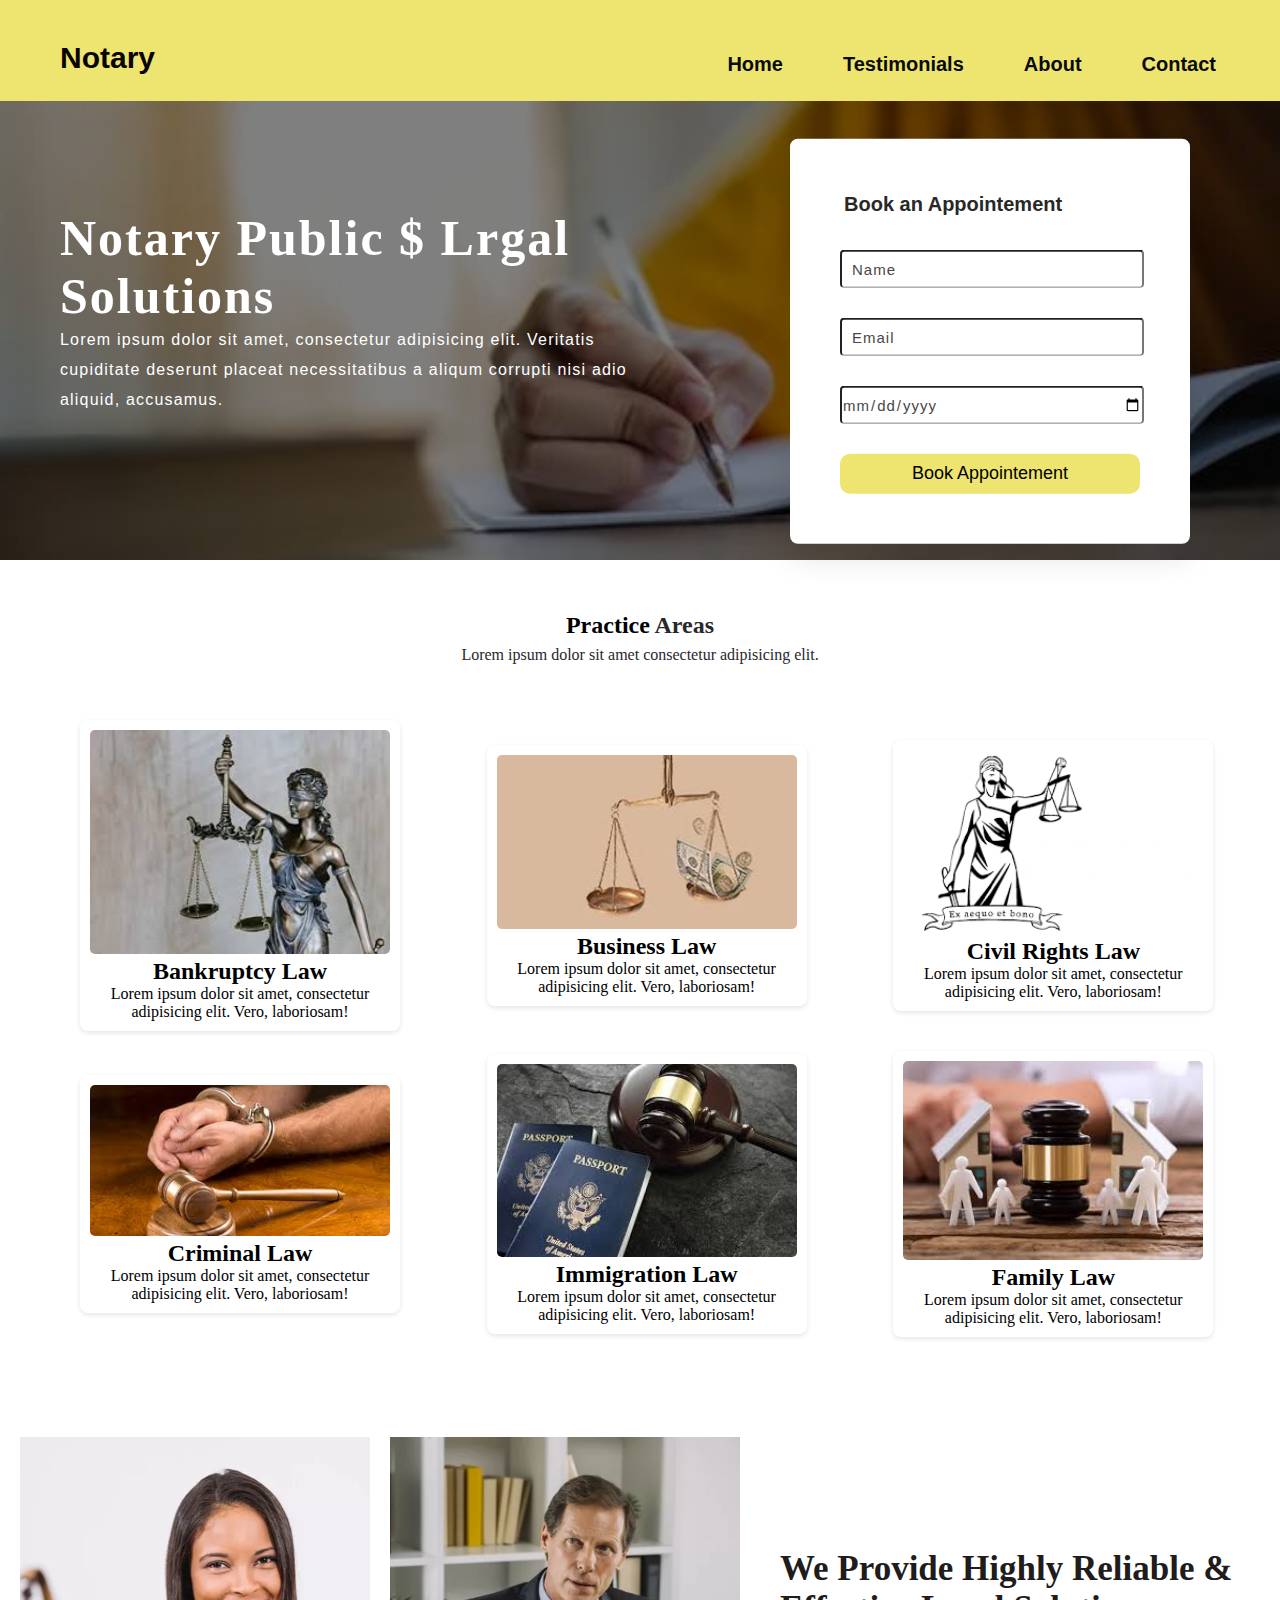
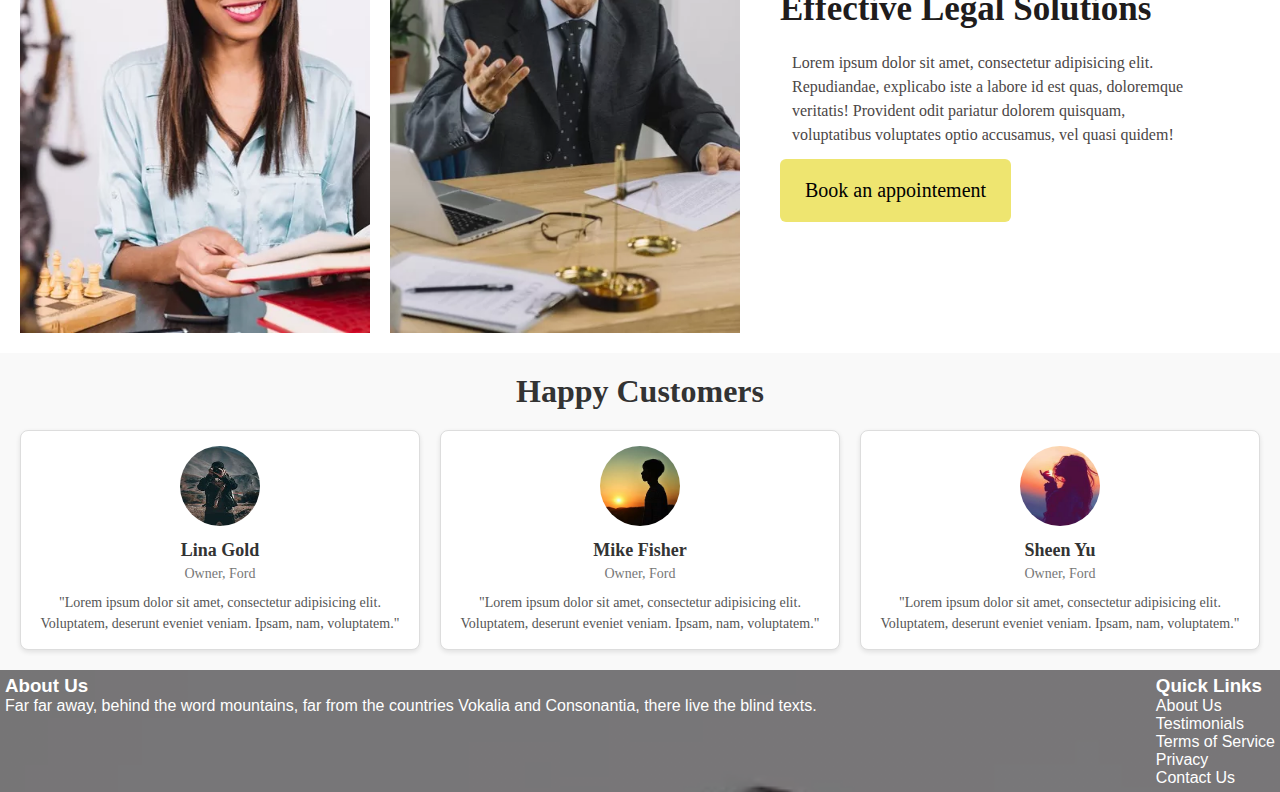
<file: index.html>
<!DOCTYPE html>
<html lang="en">
<head>
    <title>Webpage Design</title>
    <link rel="stylesheet" href="style.css">
</head>
<body>

    <div class="main">
        <div class="navbar">
            <div class="icon">
                <h2 class="logo">Notary</h2>
            </div>

            <div class="menu">
                <ul>
                    <li><a href="index.html">Home</a></li>
                    <li><a href="testimoniall.html">Testimonials</a></li>
                    <li><a href="about.html">About</a></li>
                    <li><a href="contact.html">Contact</a></li>
                </ul>
            </div>

            <!-- <div class="search">
                <input class="srch" type="search" name="" placeholder="Type To text">
                <a href="#"> <button class="btn">Search</button></a>
            </div> -->

        </div> 
        <div class="content">
            <h1>Notary Public $ Lrgal <br> Solutions</h1>
            <p class="par">Lorem ipsum dolor sit amet, consectetur adipisicing elit. Veritatis<br> cupiditate deserunt placeat necessitatibus a aliqum corrupti nisi adio<br> aliquid, accusamus.</p>

                <!-- <button class="cn"><a href="#">JOIN US</a></button> -->

                <div class="form">
                    <h2>Book an Appointement</h2>
                    <input type="text" name="name" placeholder="Name">
                    <input type="email" name="email" placeholder="Email">
                    <input type="date" name="" placeholder="Select Date">
                    <button class="btnn"><a href="#">Book Appointement</a></button>

                    <!-- <div class="icons">
                        <a href="#"><ion-icon name="logo-facebook"></ion-icon></a>
                        <a href="#"><ion-icon name="logo-instagram"></ion-icon></a>
                        <a href="#"><ion-icon name="logo-twitter"></ion-icon></a>
                        <a href="#"><ion-icon name="logo-google"></ion-icon></a>
                        <a href="#"><ion-icon name="logo-skype"></ion-icon></a>
                    </div> -->

                </div>
                
                
        </div>
        
    </div>
    <div class="area">
        <h2>Practice <span style="color: rgb(41, 39, 44);">Areas</span></h2>
        <p style="color: rgb(41, 39, 44) ;">Lorem ipsum dolor sit amet consectetur adipisicing elit.</p>
    </div>

    <div class="law-container">
        <div class="law">
            <img src="bank.jpg" alt="">
            <h2>Bankruptcy Law</h2>
            <p>Lorem ipsum dolor sit amet, consectetur adipisicing elit. Vero, laboriosam!</p>
        </div>
    
        <div class="law">
            <img src="business.jpg" alt="">
            <h2>Business Law</h2>
            <p>Lorem ipsum dolor sit amet, consectetur adipisicing elit. Vero, laboriosam!</p>
        </div>
    
        <div class="law">
            <img src="civil.png" alt="">
            <h2>Civil Rights Law</h2>
            <p>Lorem ipsum dolor sit amet, consectetur adipisicing elit. Vero, laboriosam!</p>
        </div>
    
        <div class="law">
            <img src="crime.jpg" alt="">
            <h2>Criminal Law</h2>
            <p>Lorem ipsum dolor sit amet, consectetur adipisicing elit. Vero, laboriosam!</p>
        </div>
    
        <div class="law">
            <img src="immmigration.jpg" alt="">
            <h2>Immigration Law</h2>
            <p>Lorem ipsum dolor sit amet, consectetur adipisicing elit. Vero, laboriosam!</p>
        </div>
    
        <div class="law">
            <img src="family.jpg" alt="">
            <h2>Family Law</h2>
            <p>Lorem ipsum dolor sit amet, consectetur adipisicing elit. Vero, laboriosam!</p>
        </div>
    </div>
    
    <section class="appointement">
        
        <img src="atty_1.jpg.webp">
        <img src="atty_2.jpg.webp" alt="">
        <div class="content">
        <h2>We Provide Highly Reliable & Effective Legal Solutions</h2>
        <p>Lorem ipsum dolor sit amet, consectetur adipisicing elit. Repudiandae, explicabo iste a labore id est quas, doloremque veritatis! Provident odit pariatur dolorem quisquam, voluptatibus voluptates optio accusamus, vel quasi quidem!</p>
        <a href="#" class="btn"> Book an appointement</a>
        </div>
        </section>

        <div class="happy-customers">
            <div class="title">
                <h1>Happy Customers</h1>
            </div>
            <div class="testimonials">
                <div class="testimonial">
                    <img class="profile" src="per1.jpg" alt="Profile Picture">
                    <h5 class="author">Lina Gold</h5>
                    <p class="position">Owner, Ford</p>
                    <p class="description">"Lorem ipsum dolor sit amet, consectetur adipisicing elit. Voluptatem, deserunt eveniet veniam. Ipsam, nam, voluptatem."</p>
                </div>
                <div class="testimonial">
                    <img class="profile" src="pers2.jpg" alt="Profile Picture">
                    <h5 class="author">Mike Fisher</h5>
                    <p class="position">Owner, Ford</p>
                    <p class="description">"Lorem ipsum dolor sit amet, consectetur adipisicing elit. Voluptatem, deserunt eveniet veniam. Ipsam, nam, voluptatem."</p>
                </div>
                <div class="testimonial">
                    <img class="profile" src="per3.jpg" alt="Profile Picture">
                    <h5 class="author">Sheen Yu</h5>
                    <p class="position">Owner, Ford</p>
                    <p class="description">"Lorem ipsum dolor sit amet, consectetur adipisicing elit. Voluptatem, deserunt eveniet veniam. Ipsam, nam, voluptatem."</p>
                </div>
            </div>
        </div>

        <footer>
            <div>
                <h3>About Us</h3>
                <p>Far far away, behind the word mountains, far from the countries Vokalia and Consonantia, there live the blind texts.</p>
                </div>
                <div>
                    <h3>Quick Links</h3>
                    <p>About Us</p>
                    <p>Testimonials</p>
                    <p>Terms of Service</p>
                    <p>Privacy</p>
                    <p>Contact Us</p>
                </div>

                
        </footer>

        
        

    <!-- <script src="https://unpkg.com/ionicons@5.4.0/dist/ionicons.js"></script> -->
</body>
</html>
</file>
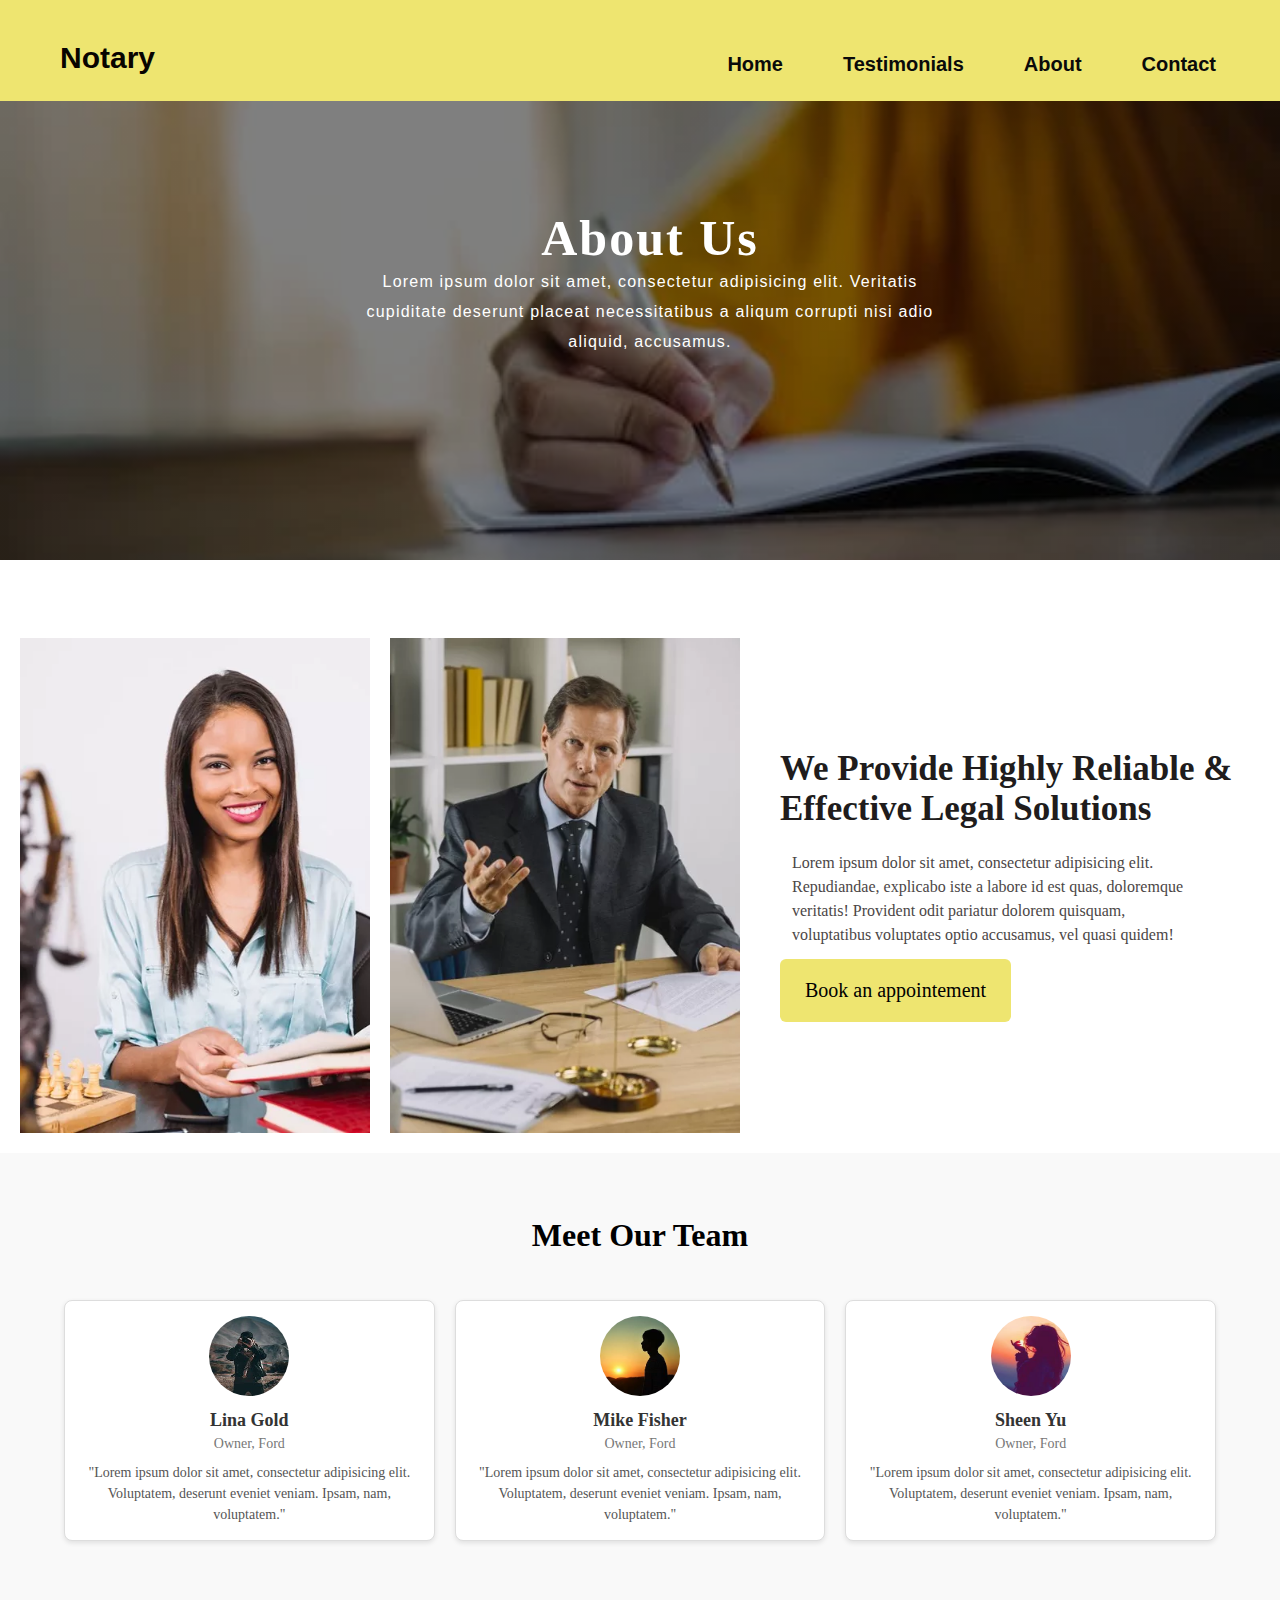
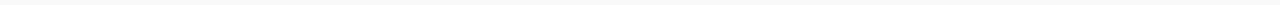
<file: about.html>
<!DOCTYPE html>
<html lang="en">
<head>
    <title>Webpage Design</title>
    <link rel="stylesheet" href="style.css">
</head>

<body>

    <div class="main">
        <div class="navbar">
            <div class="icon">
                <h2 class="logo">Notary</h2>
            </div>

            <div class="menu">
                <ul>
                    <li><a href="index.html">Home</a></li>
                    <li><a href="testimoniall.html">Testimonials</a></li>
                    <li><a href="about.html">About</a></li>
                    <li><a href="contact.html">Contact</a></li>
                </ul>
            </div>

            <!-- <div class="search">
                <input class="srch" type="search" name="" placeholder="Type To text">
                <a href="#"> <button class="btn">Search</button></a>
            </div> -->

        </div> 
        <div class="content" style="text-align: center;">
            <h1>About Us </h1>
            <p class="par">Lorem ipsum dolor sit amet, consectetur adipisicing elit. Veritatis<br> cupiditate deserunt placeat necessitatibus a aliqum corrupti nisi adio<br> aliquid, accusamus.</p>

        
    </div>
    
    
    <section class="appointement" style="padding-top: 20%;">
        
        <img src="atty_1.jpg.webp">
        <img src="atty_2.jpg.webp" alt="">
        <div class="content">
        <h2>We Provide Highly Reliable & Effective Legal Solutions</h2>
        <p>Lorem ipsum dolor sit amet, consectetur adipisicing elit. Repudiandae, explicabo iste a labore id est quas, doloremque veritatis! Provident odit pariatur dolorem quisquam, voluptatibus voluptates optio accusamus, vel quasi quidem!</p>
        <a href="#" class="btn"> Book an appointement</a>
        </div>
        </section>

        <div class="happy-customers" style="padding: 5%;">
        <h1 style="padding-bottom: 4%;">Meet Our Team</h1>
            <div class="testimonials">
                <div class="testimonial">
                    <img class="profile" src="per1.jpg" alt="Profile Picture">
                    <h5 class="author">Lina Gold</h5>
                    <p class="position">Owner, Ford</p>
                    <p class="description">"Lorem ipsum dolor sit amet, consectetur adipisicing elit. Voluptatem, deserunt eveniet veniam. Ipsam, nam, voluptatem."</p>
                </div>
                <div class="testimonial">
                    <img class="profile" src="pers2.jpg" alt="Profile Picture">
                    <h5 class="author">Mike Fisher</h5>
                    <p class="position">Owner, Ford</p>
                    <p class="description">"Lorem ipsum dolor sit amet, consectetur adipisicing elit. Voluptatem, deserunt eveniet veniam. Ipsam, nam, voluptatem."</p>
                </div>
                <div class="testimonial">
                    <img class="profile" src="per3.jpg" alt="Profile Picture">
                    <h5 class="author">Sheen Yu</h5>
                    <p class="position">Owner, Ford</p>
                    <p class="description">"Lorem ipsum dolor sit amet, consectetur adipisicing elit. Voluptatem, deserunt eveniet veniam. Ipsam, nam, voluptatem."</p>
                </div>
            </div>
        </div>
        
        </div>

        
        
        

    <!-- <script src="https://unpkg.com/ionicons@5.4.0/dist/ionicons.js"></script> -->
</body>
</html>
</file>
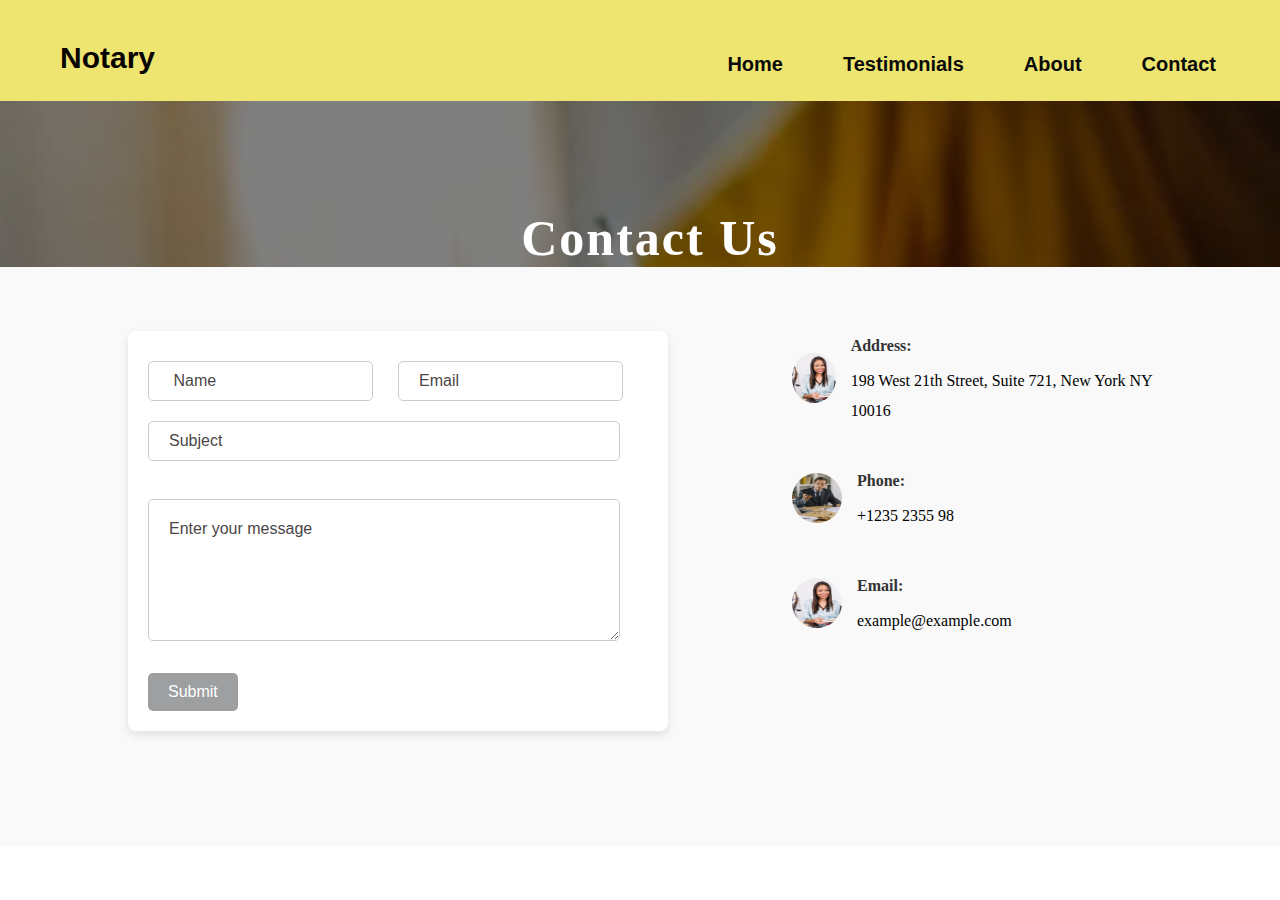
<file: contact.html>
<!DOCTYPE html>
<html lang="en">
<head>
    <title>Webpage Design</title>
    <link rel="stylesheet" href="style.css">
    <style>
        
.form {
    display: flex;
    gap: 5%;
    justify-content: center;
    flex-wrap: wrap;
}

/* Form Styling */
.form-left form {
    display: flex;
    flex-direction: column;
    gap: 15px;
    width: 100%;
    max-width: 400px;
    margin: auto;
}

.form-left form input,
.form-left form textarea {
    width: 300px;
    padding: 10px;
    border: 1px solid #ddd;
    border-radius: 5px;
    font-size: 16px;
}

.form-left form textarea {
    resize: none;
    height: 120px;
}

.btn-submit {
    background-color: #007bff;
    color: #fff;
    padding: 10px 15px;
    border: none;
    border-radius: 5px;
    font-size: 16px;
    cursor: pointer;
    transition: background-color 0.3s ease;
}

.btn-submit:hover {
    background-color: #0056b3;
}

/* Right Contact Info Styling */
.form-right {
    display: flex;
    flex-direction: column;
    gap: 20px;
    max-width: 400px;
}

.log {
    display: flex;
    align-items: center;
    gap: 15px;
    padding-left: 10%;
}

.log img {
    border-radius: 50%;
    width: 50px;
    height: 50px;
}

.log .label {
    font-weight: bold;
    margin-bottom: 5px;
    color: #333;
}

/* Responsive Design */
@media (max-width: 768px) {
    .form {
        flex-direction: column;
        align-items: center;
    }

    .form-left,
    .form-right {
        max-width: 100%;
    }
}






/* Styling the form container */
.contact {
    display: flex;
    justify-content: space-between;
    flex-wrap: wrap;
    gap: 20px;
    padding-bottom: 5%;
}

.contact .cot {
    flex: 1 1 45%;
    max-width: 500px;
    background: #fff;
    padding: 20px;
    border-radius: 8px;
    box-shadow: 0 4px 8px rgba(0, 0, 0, 0.1);
}

.contact .cot label {
    font-weight: bold;
    font-size: 16px;
    color: #555;
}

.contact .cot input,
.contact .cot textarea {
    width: 100%;
    padding: 10px;
    margin: 10px 0;
    border: 1px solid #ccc;
    border-radius: 5px;
    font-size: 16px;
}

.contact .cot textarea {
    resize: vertical;
    height: 120px;
}

.contact .cot .btn {
    display: inline-block;
    padding: 10px 20px;
    background-color: #9d9fa0;
    color: #fff;
    border: none;
    border-radius: 5px;
    font-size: 16px;
    cursor: pointer;
    transition: background-color 0.3s;
}

.contact .cot .btn:hover {
    background-color: #666869;
}

/* Styling the map container */
.contact iframe {
    flex: 1 1 45%;
    max-width: 500px;
    border-radius: 8px;
    box-shadow: 0 4px 8px rgba(0, 0, 0, 0.1);
}

/* Responsive design */
@media (max-width: 768px) {
    .contact .map {
        flex-direction: column;
        align-items: center;
    }
    .contact .cot,
    .contact iframe {
        flex: 1 1 100%;
        max-width: 100%;
    }
}

    </style>
</head>

<body>

    <div class="main">
        <div class="navbar">
            <div class="icon">
                <h2 class="logo">Notary</h2>
            </div>

            <div class="menu">
                <ul>
                    <li><a href="index.html">Home</a></li>
                    <li><a href="testimoniall.html">Testimonials</a></li>
                    <li><a href="about.html">About</a></li>
                    <li><a href="contact.html">Contact</a></li>
                </ul>
            </div>

            <!-- <div class="search">
                <input class="srch" type="search" name="" placeholder="Type To text">
                <a href="#"> <button class="btn">Search</button></a>
            </div> -->

        </div> 
        <div class="content" style="text-align: center;">
            <h1>Contact Us </h1>
                  
    </div>
    
    <section style="background-color: #f9f9f9; padding: 5% 10%; " id="contact">
        <section class="contact" id="contact" >
            <form class="cot" style="width: 300px;">
                <div style="display: flex; gap: 5%;">                
                    <input type="text" id="name" placeholder=" Name">               
                    <input type="text" id="email" placeholder="Email"><br><br>
                </div>
                    <input type="text" style="width: 450px;" id="email" placeholder="Subject"><br><br>
            
                <textarea id="message" style="width: 450px;" placeholder="Enter your message"></textarea><br><br>
                
                <button class="btn">Submit</button>
            </form>


            
<div class="name form-right">
    <div class="abt" style="line-height: 30px; ">
        <div class="log">
            <img src="atty_1.jpg.webp" alt="Address Icon">
            <div >
                <p class="label">Address:</p>
                <p>198 West 21th Street, Suite 721, New York NY 10016</p>
            </div>
        </div>
        <div class="log" style="padding-top: 10%; padding-bottom: 10%;">
            <img src="atty_2.jpg.webp" alt="Phone Icon">
            <div>
                <p class="label">Phone:</p>
                <p>+1235 2355 98</p>
            </div>
        </div>
        <div class="log">
            <img src="atty_1.jpg.webp" alt="Email Icon">
            <div>
                <p class="label">Email:</p>
                <p>example@example.com</p>
            </div>
        </div>
    </div>
</div>
            

    </section>
    



          
        

    <!-- <script src="https://unpkg.com/ionicons@5.4.0/dist/ionicons.js"></script> -->
</body>
</html>
</file>
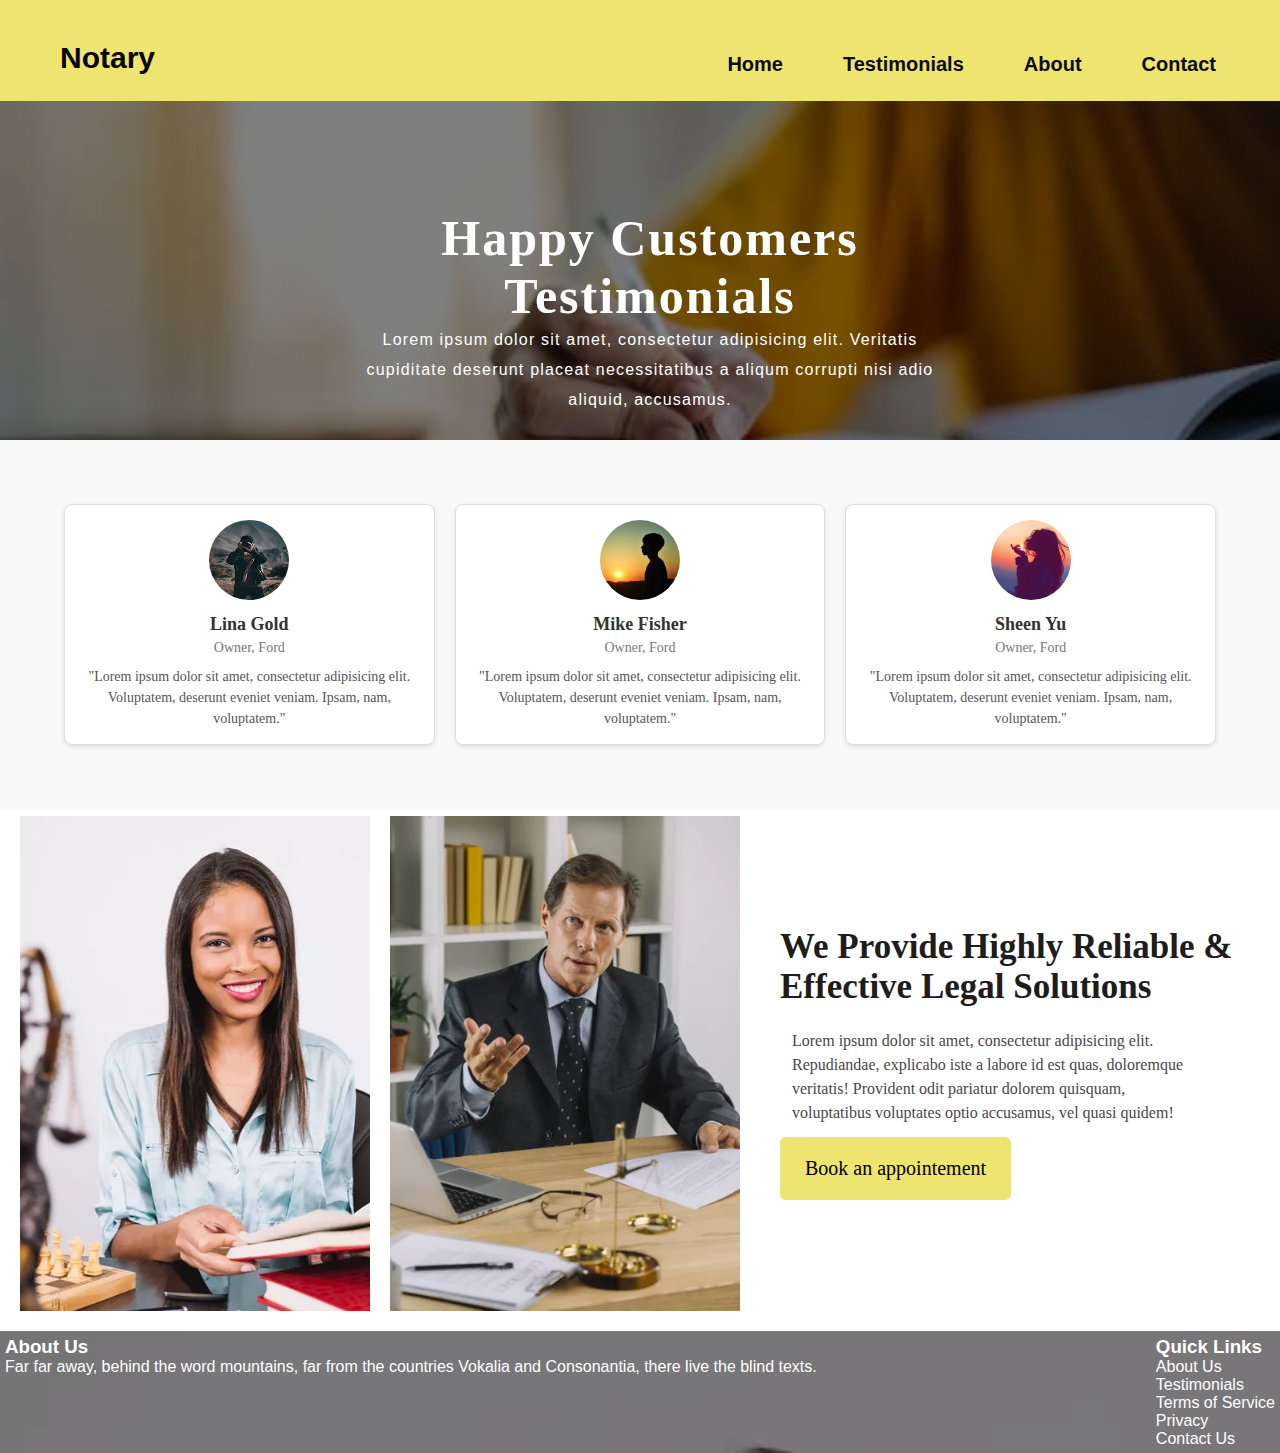
<file: testimoniall.html>
<!DOCTYPE html>
<html lang="en">
<head>
    <title>Webpage Design</title>
    <link rel="stylesheet" href="style.css">
</head>
<style>
    
.grats {
    display: flex;
    flex-wrap: wrap;
    margin-right: -15px;
    margin-left: -15px;
    align-items: center;
    justify-content: center;
    gap: 25px;
    margin-top: 30px; /* Adds space above .grat */
}

.grats .at {
    background-color: rgb(245, 245, 247);
    border-radius: 6px;
    width: 250px;
    height: 250px;
    box-shadow: 0 4px 8px 0 rgba(0, 0, 0, 0.2), 0 6px 20px 0 rgba(0, 0, 0, 0.19);
    text-align: center;
    display: flex;
    flex-direction: column;
    justify-content: center;
    align-items: center;
}
.grats .at:hover{
    background-color: #9c9d9e;
}

.grats h p {
    margin-top: 7%;
    text-align: center;
}

.grats p{
    color: #555;
    width: 200px;
}

.grat {
    display: flex;
    flex-wrap: wrap;
    margin-right: -15px;
    margin-left: -15px;
    align-items: center;
    justify-content: center;
    gap: 25px;
    margin-top: 30px; /* Adds space above .grat */
}
.grat p{
    color: #555;
    width: 200px;
}

.grat .at {
    background-color: rgb(246, 245, 248);
    border-radius: 6px;
    width: 250px;
    height: 250px;
    box-shadow: 0 4px 8px 0 rgba(0, 0, 0, 0.2), 0 6px 20px 0 rgba(0, 0, 0, 0.19);
    text-align: center;
    display: flex;
    flex-direction: column;
    justify-content: center;
    align-items: center;
}
.grat .at:hover{
    background-color: #9c9d9e;
}

.grat h p {
    margin-top: 7%;
    text-align: center;
}
</style>
<body>

    <div class="main">
        <div class="navbar">
            <div class="icon">
                <h2 class="logo">Notary</h2>
            </div>

            <div class="menu">
                <ul>
                    <li><a href="index.html">Home</a></li>
                    <li><a href="testimoniall.html">Testimonials</a></li>
                    <li><a href="about.html">About</a></li>
                    <li><a href="contact.html">Contact</a></li>
                </ul>
            </div>

            <!-- <div class="search">
                <input class="srch" type="search" name="" placeholder="Type To text">
                <a href="#"> <button class="btn">Search</button></a>
            </div> -->

        </div> 
        <div class="content" style="text-align: center;">
            <h1>Happy Customers <br> Testimonials</h1>
            <p class="par">Lorem ipsum dolor sit amet, consectetur adipisicing elit. Veritatis<br> cupiditate deserunt placeat necessitatibus a aliqum corrupti nisi adio<br> aliquid, accusamus.</p>

        
    </div>
    <div class="happy-customers" style="padding: 5%;">
        
        <div class="testimonials">
            <div class="testimonial">
                <img class="profile" src="per1.jpg" alt="Profile Picture">
                <h5 class="author">Lina Gold</h5>
                <p class="position">Owner, Ford</p>
                <p class="description">"Lorem ipsum dolor sit amet, consectetur adipisicing elit. Voluptatem, deserunt eveniet veniam. Ipsam, nam, voluptatem."</p>
            </div>
            <div class="testimonial">
                <img class="profile" src="pers2.jpg" alt="Profile Picture">
                <h5 class="author">Mike Fisher</h5>
                <p class="position">Owner, Ford</p>
                <p class="description">"Lorem ipsum dolor sit amet, consectetur adipisicing elit. Voluptatem, deserunt eveniet veniam. Ipsam, nam, voluptatem."</p>
            </div>
            <div class="testimonial">
                <img class="profile" src="per3.jpg" alt="Profile Picture">
                <h5 class="author">Sheen Yu</h5>
                <p class="position">Owner, Ford</p>
                <p class="description">"Lorem ipsum dolor sit amet, consectetur adipisicing elit. Voluptatem, deserunt eveniet veniam. Ipsam, nam, voluptatem."</p>
            </div>
        </div>
    </div>
    
    </div>
    
    <section class="appointement" style="padding-top: 20%;">
        
        <img src="atty_1.jpg.webp">
        <img src="atty_2.jpg.webp" alt="">
        <div class="content">
        <h2>We Provide Highly Reliable & Effective Legal Solutions</h2>
        <p>Lorem ipsum dolor sit amet, consectetur adipisicing elit. Repudiandae, explicabo iste a labore id est quas, doloremque veritatis! Provident odit pariatur dolorem quisquam, voluptatibus voluptates optio accusamus, vel quasi quidem!</p>
        <a href="#" class="btn"> Book an appointement</a>
        </div>
        </section>

        

        <footer>
            <div>
                <h3>About Us</h3>
                <p>Far far away, behind the word mountains, far from the countries Vokalia and Consonantia, there live the blind texts.</p>
                </div>
                <div>
                    <h3>Quick Links</h3>
                    <p>About Us</p>
                    <p>Testimonials</p>
                    <p>Terms of Service</p>
                    <p>Privacy</p>
                    <p>Contact Us</p>
                </div>

                
        </footer>

        
        

    <!-- <script src="https://unpkg.com/ionicons@5.4.0/dist/ionicons.js"></script> -->
</body>
</html>
</file>
<file: style.css>
*{
    margin: 0;
    padding: 0;
}

.main{
    width: 100%;
    background: linear-gradient(to top, rgba(0,0,0,0.5)50%,rgba(0,0,0,0.5)50%), url(wri.webp);
    background-position: center;
    background-size: cover;
    height: 35pc;
    margin-bottom: 0;
    
}

.navbar{
    width: 100%;
    height: 75px;
    margin: auto;
    padding-top: 2%;
    background-color:#eee570;
    color: #000;
}

.icon{
    width: 200px;
    float: left;
    height: 70px;
}

.logo{
    color: #080400;
    font-size: 30px;
    font-family: Arial;
    padding-left: 30%;
    float: left;
    padding-top: 10px;
    margin-top: 5px
}

.menu{
    width: auto;
    float: right;
    height: 70px;
    padding-right: 5%;
    
}

ul{
    float: left;
    display: flex;
    justify-content: center;
    align-items: center;
}

ul li{
    list-style: none;
    margin-left: 60px;
    margin-top: 27px;
    font-size: 20px;
}

ul li a{
    text-decoration: none;
    color: #0a0a0a;
    font-family: Arial;
    font-weight: bold;
    transition: 0.4s ease-in-out;
}
/* .search{
    width: 330px;
    float: left;
    margin-left: 270px;
} */
.content{
    width: 1200px;
    height: auto;
    margin: auto;
    color: #fff;
    position: relative;
}

.content .par{
    padding-left: 20px;
    padding-bottom: 25px;
    font-family: Arial;
    letter-spacing: 1.2px;
    line-height: 30px;
}

.content h1{
    font-family: 'Times New Roman';
    font-size: 50px;
    padding-left: 20px;
    margin-top: 9%;
    letter-spacing: 2px;
}
.form{
    border-radius: 8px;
    width: 300px;
    background: white;
    box-shadow: 0 15px 30px 0px rgba(0,0,0,0.1);
    position: absolute;
    z-index: 4;
    top: -50px;
    left: 750px;
    transform: translate(0%,-5%);
    padding: 50px;
}

.form h2{
    font-family: sans-serif;
    text-align: left;
    color: #292827;
    font-size: 20px;
    padding: 4px;
}

.form input{
    width: 300px;
    border-radius: 4px;
    height: 35px;
    background: transparent;
    border-bottom: 1px solid #4b4646;
    color: #4b4646;
    font-size: 15px;
    letter-spacing: 1px;
    margin-top: 30px;
    font-family: sans-serif;
}
::placeholder{
    color: #4b4646;
    font-family: Arial;
    padding-left: 10px;
    padding-top: 10px;
    padding-bottom: 10px;
}

.btnn{
    width: 240px;
    height: 40px;
    background: #eee570;
    border: none;
    margin-top: 30px;
    font-size: 18px;
    border-radius: 10px;
    cursor: pointer;
    color: #fff;
    transition: 0.4s ease;
    width: 300px;
}
.btnn:hover{
    background: #e9a873;
    color: #020202;
}
.btnn a{
    text-decoration: none;
    color: #000;
}
.area{
    
    text-align: center;
    margin-top: 0;
    padding: 50px ;
    line-height: 30px;
}
.area h1{
    color: #4b4646;
    
}
.law-container {
    align-items: center;
    display: grid;
    grid-template-columns: repeat(3, 1fr);
    flex-wrap: wrap;
    gap: 20px; 
    padding-left: 80px;
    justify-content: space-evenly; 
    height: auto;
}

.law {
    width: 300px; 
    text-align: center; 
    padding: 10px; 
    border-radius: 8px; 
    box-shadow: 0 2px 5px rgba(0, 0, 0, 0.1); 
}

.law img {
    width: 300px; 
    border-radius: 5px; 
}
.appointement{
    display: flex;
    align-items: center;
    gap: 20px;
    padding: 20px;
    padding-top: 100px;
}
.appointement img{
    width: 350px;
}
.appointement .content{
    flex:1;
    padding: 20px;
}
.appointement .content h2{
    font-size: 35px;
    color:rgb(32, 28, 28);
    width: 500px;
    margin-bottom: 10px;
    top: -50px;
    left: 750px;
}
.appointement .content p{
    font-size: 14;
    color: #4b4646;
    padding: 12px;
    line-height: 1.5;
    width: 400px;
}
.appointement .content .btn{
    display: inline-block;
    padding: 20px 25px;
    background-color:  #eee570;
    text-decoration: none;
    border-radius: 6px;
    font-size: 20px;
    color: black;
    transition: background-color 0.3s;
}
.appointement .content .btn:hover{
    background-color: #e9a873;
}
.happy-customers {
    text-align: center; /* Centers the entire section */
    padding: 20px;
    background-color: #f9f9f9; /* Optional: Adds a background color */
}

.happy-customers .title h1 {
    font-size: 32px;
    color: #333;
    margin-bottom: 20px;
}

.testimonials {
    display: grid; /* Creates a grid layout */
    grid-template-columns: repeat(auto-fit, minmax(250px, 1fr)); /* Responsive grid */
    gap: 20px; /* Space between grid items */
    justify-content: center;
}

.testimonial {
    background-color: #fff; 
    border: 1px solid #ddd; 
    border-radius: 8px; 
    padding: 15px; 
    box-shadow: 0 2px 5px rgba(0, 0, 0, 0.1);
    text-align: center; 
}

.testimonial img.profile {
    width: 80px;
    height: 80px; 
    border-radius: 50%; 
    margin-bottom: 10px;
}

.testimonial h5.author {
    font-size: 18px;
    color: #333;
    margin-bottom: 5px;
}

.testimonial p.position {
    font-size: 14px;
    color: #777;
    margin-bottom: 10px;
}

.testimonial p.description {
    font-size: 14px;
    color: #555;
    line-height: 1.5;
}

footer {
    display: flex; 
    flex-wrap: wrap; 
    justify-content: space-between; 
    padding: 5px; 
    color: white; 
    background: linear-gradient(to top, rgba(0, 0, 0, 0.5) 50%, rgba(0, 0, 0, 0.5) 50%), 
        url('atty_1.jpg.webp') no-repeat;
    background-size: cover;
    font-family: Arial, sans-serif; 
}





 
/* .form .link{
    font-family: Arial, Helvetica, sans-serif;
    font-size: 17px;
    padding-top: 20px;
    text-align: center;
}
.form .link a{
    text-decoration: none;
    color: #ff7200;
}
.liw{
    padding-top: 15px;
    padding-bottom: 10px;
    text-align: center;
}
.icons a{
    text-decoration: none;
    color: #fff;
}
.icons ion-icon{
    color: #fff;
    font-size: 30px;
    padding-left: 14px;
    padding-top: 5px;
    transition: 0.3s ease;
}
.icons ion-icon:hover{
    color: #ff7200;
} */
</file>
